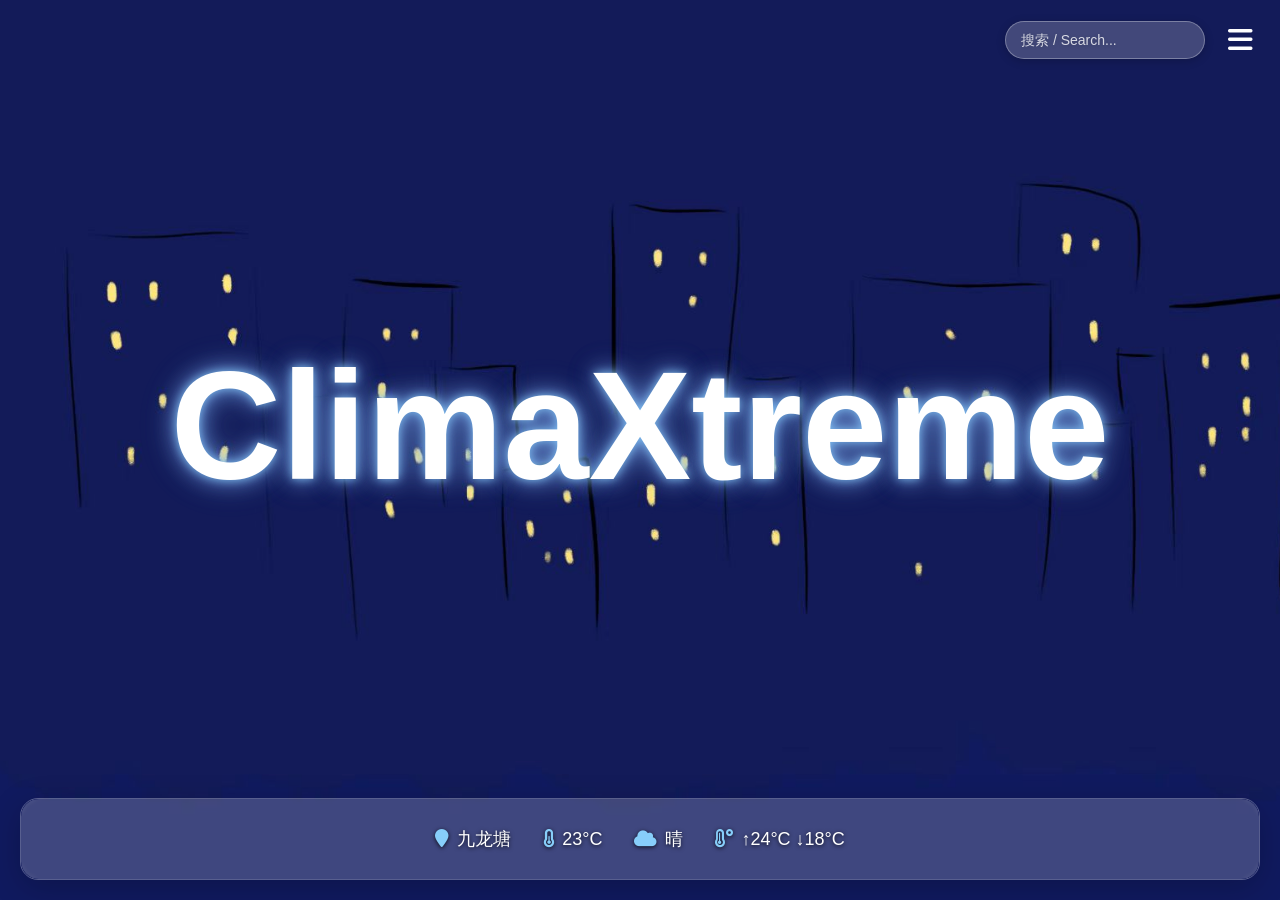
<file: Home/home.html>
<!DOCTYPE html>
<html lang="zh-CN">
<head>
  <meta charset="UTF-8">
  <meta name="viewport" content="width=device-width, initial-scale=1.0">
  <title>ClimaXtreme | Home</title>
  <link rel="stylesheet" href="https://cdnjs.cloudflare.com/ajax/libs/font-awesome/6.4.0/css/all.min.css">
  <link rel="stylesheet" href="home_style.css">
  
  <!-- 顶栏：搜索栏 + 导航标 -->
  <header>
    <div class="top-bar">
      <div class="search-container">
        <input type="text" class="search-input" placeholder="搜索 / Search...">
      </div>
      <button class="menu-btn"><i class="fa-solid fa-bars"></i></button>
    </div>
  </header>

  <!-- 侧边：导航栏 -->
  <div class="sidebar">
    <a href="../Info/Info.html"><i class="fa-solid fa-newspaper"></i>资讯 / Info（无内容）</a>
    <a href="../Data/data.html"><i class="fa-solid fa-chart-line"></i>数据 / Data（无内容）</a>
    <a href="../Method/method.html"><i class="fa-solid fa-shield"></i>措施 / Method（点击跳转）</a>
  </div>

  <!-- 遮罩层 -->
  <div class="cover"></div>

  <!-- 网站名称（重要！！！） -->
  <main>
    <h1 class="title">ClimaXtreme</h1>
  </main>

  <!-- 底栏：天气信息 -->
  <footer>
    <div class="weather-info">
      <div class="weather-item">
        <i class="fa-solid fa-map-marker"></i>
        <span id="location">正在获取位置...</span>
      </div>
      <div class="weather-item">
        <i class="fa-solid fa-thermometer-half"></i>
        <span id="temp">--</span>
      </div>
      <div class="weather-item">
        <i class="fa-solid fa-cloud"></i>
        <span id="condition">--</span>
      </div>
      <div class="weather-item">
        <i class="fa-solid fa-temperature-high"></i>
        <span id="high-low">↑-- ↓--</span>
      </div>
    </div>
  </footer>

  <script src="home_js.js"></script>
</body>
</html>
</file>
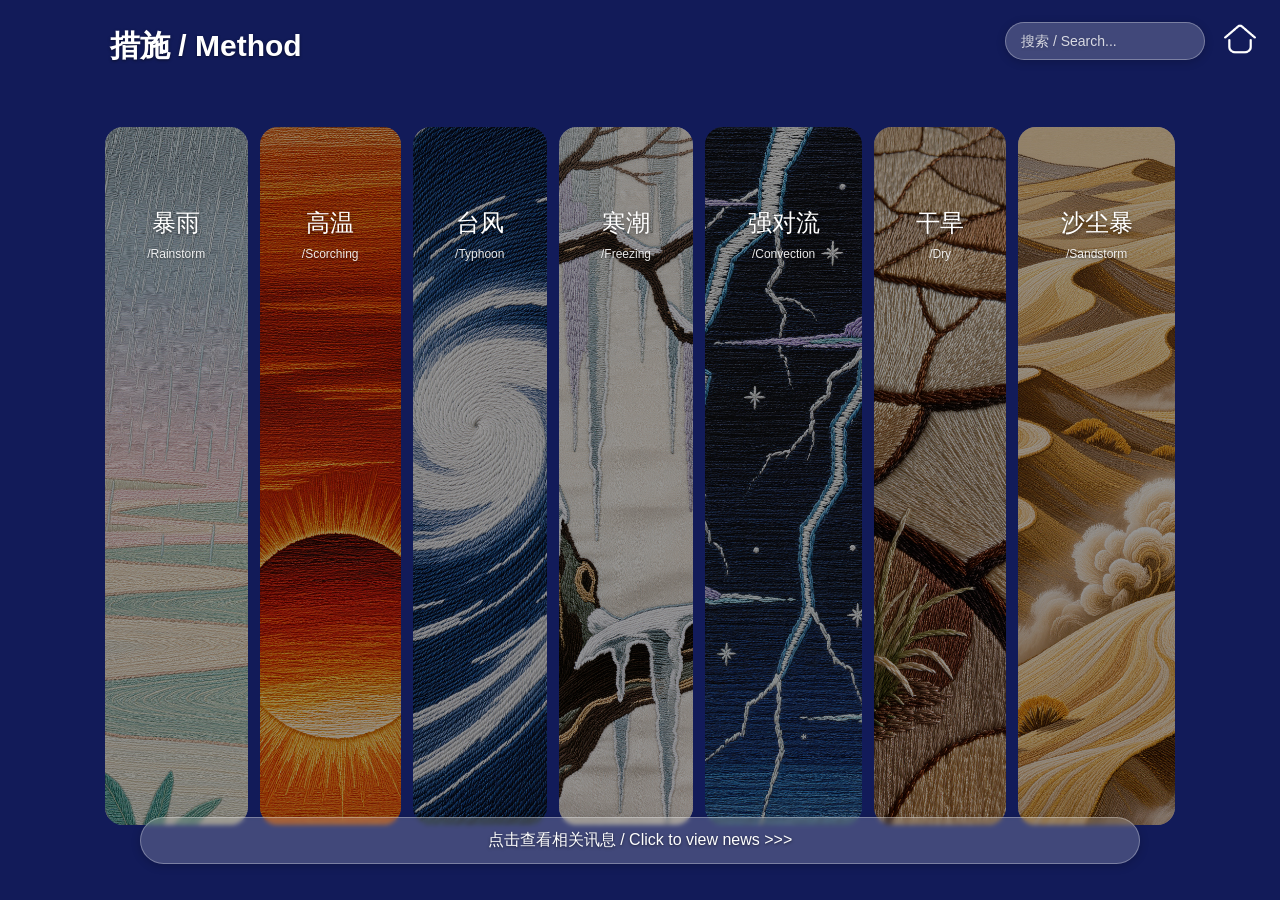
<file: Method/method.html>
<!DOCTYPE html>
<html lang="zh-CN">
<head>
  <meta charset="UTF-8">
  <meta name="viewport" content="width=device-width, initial-scale=1.0">
  <title>ClimaXtreme | Method</title>
  <link rel="stylesheet" href="method_CSS.css">
</head>
<body>
  <div class="container">
    <!-- 顶栏：搜索栏 + 返回首页 -->
    <header>
      <div class="top-bar">
        <p class="content-title">措施 / Method</p>
        <div class="search-container">
        <input type="text" class="search-input" placeholder="搜索 / Search...">
        </div>        
        <a href="../Home/home.html" class="home-link">
          <img src="../BackHome.jpg" alt="主页图标" class="home-icon">
        </a>
      </div>
    </header>

    <!-- 并排竖条标签区 -->
    <div class="weather-tags">
      <div class="tag-item" data-bg="1.png" data-type="rain">
        <p>暴雨</p>
        <small>/Rainstorm</small>
      </div>
      <div class="tag-item" data-bg="2.png" data-type="temp">
        <p>高温</p>
        <small>/Scorching</small>
      </div>
      <div class="tag-item" data-bg="3-1.png" data-type="typhoon">
        <p>台风</p>
        <small>/Typhoon</small>
      </div>
      <div class="tag-item" data-bg="4.png" data-type="freezing">
        <p>寒潮</p>
        <small>/Freezing</small>
      </div>
      <div class="tag-item" data-bg="5.png" data-type="convection">
        <p>强对流</p>
        <small>/Convection</small>
      </div>
      <div class="tag-item" data-bg="6.png" data-type="dry">
        <p>干旱</p>
        <small>/Dry</small>
      </div>
      <div class="tag-item" data-bg="7.png" data-type="sandstorm">
        <p>沙尘暴</p>
        <small>/Sandstorm</small>
      </div>
    </div>

    <!-- 内容展开栏 -->
    <div class="text">
      <div class="text-title">
        <div class="title-bg"></div>
      </div>
      <ul class="method-list">
        <!-- JS 动态填充措施内容 -->
      </ul>
    </div>
  </div>

  <!-- 链接放在container外，作为独立固定元素 -->
  <a href="../Info/Info.html" class="detail-link">点击查看相关讯息 / Click to view news  >>></a>

  <script src="method_js.js"></script>
</body>
</html>
</file>
<file: Home/home_style.css>
* {
  margin: 0;
  padding: 0;
  box-sizing: border-box;
}

body {
  font-family: "Microsoft Yahei", sans-serif; /* 字体再挑挑 */
  src: url('安景臣毛笔行书.TTF');
  background-image: url('HomeBackground.jpg');
  background-size: cover; /* 让背景图片覆盖整个屏幕 */
  background-position: center; /* 背景图片居中 */
  background-attachment: fixed; /* 固定背景，内容滚动时背景不动 */
  color: #fff;
  display: flex;
  flex-direction: column;
  align-items: center;
  justify-content: space-between;
  padding: 20px;
  min-height: 100vh;
}

/* 侧边导航栏样式 - 修改为圆角方形卡片 */
.sidebar {
  position: fixed;
  top: 70px; /* 调整到菜单按钮下方 */
  right: 28px; /* 靠右显示 */
  width: 250px; /* 小卡片宽度 */
  background-color: rgba(255, 255, 255, 0.2); /* 降低不透明度以便看到磨砂效果 */
  backdrop-filter: blur(2px); /* 磨砂玻璃效果 - 模糊程度 */
  -webkit-backdrop-filter: blur(2px); /* Safari 浏览器兼容 */
  border-radius: 18px; /* 圆角 */
  box-shadow: 0 5px 15px rgba(48, 104, 188, 0.3);
  z-index: 1000;
  padding: 15px 0; /* 内部间距 */
  transform: scale(0); /* 初始状态：缩放为0（隐藏） */
  transform-origin: top right; /* 扩散原点：右上角（菜单按钮位置） */
  transition: transform 0.3s cubic-bezier(0.34, 1.56, 0.64, 1); /* 扩散动画曲线 */
  border: 0.5px solid rgba(255, 255, 255, 0.2); /* 细边框磨砂效果 */
}

/* 激活状态：扩散显示 */
.sidebar.active {
  transform: scale(1); /* 缩放为1（显示） */
  opacity: 10; /* 完全不透明 */
}

/* 导航链接样式调整 */
.sidebar a {
  display: block;
  color: #fff;
  
  text-decoration: none;
  text-shadow: 0 1px 4px rgba(0, 0, 0, 0.8);
  padding: 12px 20px; /* 减小内边距适应小卡片 */
  font-family: "SimHei", "黑体", sans-serif;
  transition: all 0.2s ease;
}

.sidebar a:hover {
  padding-left: 35px;
}

.sidebar a i {
  margin-right: 10px;
  width: 20px;
  text-align: center;
}

/* 顶部栏样式 */
header {
  width: 100%;
  display: flex;
  align-items: center;
  margin-bottom: 15px;
  position: relative;
}

.top-bar {
  display: flex;
  gap: 15px; /* 搜索栏和菜单按钮的间距 */
  width: 100%;
  justify-content: flex-end; /* 整体靠右对齐 */
  align-items: center;
}

.search-container {
  max-width: 200px; /* 调整搜索框最大宽度 */
}

.search-input {
  width: 100%;
  padding: 10px 15px;
  border: none;
  border-radius: 20px;
  font-size: 14px;
  text-shadow: 0 1px 4px rgba(0, 0, 0, 0.2);
  outline: none;
  background-color: rgba(255, 255, 255, 0.2); /* 半透明bg */
  backdrop-filter: blur(2px); /* 磨砂玻璃效果 */
  -webkit-backdrop-filter: blur(2px); /* Safari 兼容 */
  box-shadow: 0 2px 10px rgba(0, 0, 0, 0.2);
  color: #fff; /* 确保文字颜色与背景对比 */
  border: 0.5px solid rgba(255, 255, 255, 0.3); /* 添加细边框增强效果 */
}

/* 为搜索框添加占位符样式，使其在磨砂背景下更清晰 */
.search-input::placeholder {
  color: rgba(255, 255, 255, 0.8);
}

.menu-btn {
  background: transparent; /* 恢复透明背景 */
  border: none; /*去掉边框 */
  color: #fff;
  font-size: 28px;
  cursor: pointer;
  z-index: 1001;
  width: 40px;
  height: 40px;
  display: flex;
  align-items: center;
  justify-content: center;
  border-radius: 50%;
  transition: transform 0.3s ease; /*  hover 缩放动画 */
  /* 移除磨砂玻璃效果 */
  backdrop-filter: none;
  -webkit-backdrop-filter: none;
}

.menu-btn:hover {
  transform: scale(1.2);
}

/* 主体标题样式 */
main {
  flex: 1;
  display: flex;
  align-items: center;
  justify-content: center;
  width: 100%;
  padding: 20px 0;
  font-size: 200px;
}

.title {
  font-size: 200px; /* 响应式字体大小，随屏幕宽度变化 */
  font-weight: bold;
  text-align: left;
  
  /* 浅蓝色光晕效果（可修改rgba颜色值调整） */
  text-shadow: 
    0 0 10px rgba(135, 206, 250, 0.8), 
    0 0 20px rgba(131, 175, 255, 0.6), 
    0 0 30px rgba(135, 187, 250, 0.4),
    0 0 40px rgba(135, 206, 250, 0.2);
  transition: all 0.3s ease;
}

.title:hover {
  text-shadow: 
    0 0 15px rgba(160, 212, 255, 0.9), 
    0 0 30px rgba(118, 203, 255, 0.7), 
    0 0 45px rgba(80, 156, 255, 0.642),
    0 0 60px rgba(119, 119, 119, 0.511);
}

/* 底部天气信息样式 */
footer {
  width: 100%;
  text-align: center;
  font-family: "SimHei", "黑体", sans-serif;
  padding: 18px;
  font-size: 18px;
  border-radius: 18px;
  margin-top: 20px;
  color: #fff;
  text-shadow: 0 1px 4px rgba(0, 0, 0, 0.8);
  position: relative;
  overflow: hidden;
  z-index: 1;
  min-height: 60px;
  /* 增加轻微边框增强玻璃质感 */
  border: 0.5px solid rgba(255, 255, 255, 0.3);
  /* 轻微阴影增强层次感 */
  box-shadow: 0 8px 32px rgba(0, 0, 0, 0.2);
}

footer::before {
  content: "";
  position: absolute;
  top: 0;
  left: 0;
  width: 100%;
  height: 100%;
  /* 降低背景透明度，增强磨砂感 */
  background-color: rgba(255, 255, 255, 0.2);
  border-radius: 18px;
  /* 增加模糊半径，增强玻璃效果 */
  backdrop-filter: blur(2px);
  box-shadow: 0 2px 10px rgba(0, 0, 0, 0.2);
  -webkit-backdrop-filter: blur(2px); /* 兼容Safari */
  z-index: -1;
}

.weather-info {
  display: flex;
  flex-wrap: wrap;
  justify-content: center;
  align-items: center;
  gap: 30px;
  position: relative;
  z-index: 2;
}

.weather-item {
  display: flex;
  align-items: center;
  padding: 10px 1px;
}

.weather-item i {
  margin-right: 8px;
  color: #87CEFA;
}

/* 响应式：小屏幕下调整布局 */
@media (max-width: 1200px) {
  .title {
    font-size: 12vw; /* 小屏幕下标题更大 */
  }
  
  .weather-info {
    flex-direction: column; /* 天气信息垂直排列 */
    align-items: center;
    gap: 10px;
  }
  
  .search-container {
    max-width: none;
  }
}

@media (min-width: 1200px) {
  .title {
    font-size: 12vw;
  }
}
</file>
<file: Method/method_CSS.css>
* {
  margin: 0;
  padding: 0;
  box-sizing: border-box;
}

/* ALL 样式 */
body {
  font-family: "Microsoft Yahei", sans-serif;
  color: #ffffff;
  background-color: #121b59;
  display: flex;
  flex-direction: column;
  align-items: center;
  justify-content: space-between;
  width: 100%;
  box-sizing: border-box;
  padding: 20px;
  min-height: 100vh;
}

/* 顶部栏样式 */
header {
  width: 100%;
  display: flex;
  align-items: center;
  margin-bottom: 0;  /* 取消原有15px margin，由weather-tags的margin-top控制间距 */
  position: relative;
}

.top-bar .content-title { /* .top-bar 的子元素，权重更高 */
  margin: 0;
  transform: translateY(6px);
  padding-left: 90px;
  font-size: 30px;
  font-family: "Microsoft Yahei", sans-serif; 
  font-weight: 600;  /* 字体！！！ */
  src: url('安景臣毛笔行书.TTF');
  /* !important 排除覆盖，确保显示的色彩 */
  color: #fff !important; 
  text-shadow: 0 1px 3px rgba(0, 0, 0, 0.5);
  /* 推走搜索栏 */
  margin-right: auto !important; 
}

.top-bar {
  display: flex;
  gap: 15px; /* 搜索栏和图标的间距 */
  width: 100%; /* 顶栏撑满屏幕 */
  justify-content: flex-end; /* 不影响标题，仅控制右侧元素默认靠右 */
  align-items: center; /* 所有元素垂直居中，避免标题上下偏移 */
}

.content-title {
  margin: 0; /* 清除默认段落边距 */
  padding-left: 10px; /* 左侧留一点空隙 */
  font-size: 18px;
  font-family: "Microsoft Yahei", sans-serif;
  color: #fff;
  text-shadow: 0 1px 3px rgba(0, 0, 0, 0.5);
  margin-right: auto; /* 自动填充标题右侧空间，把搜索栏+图标“推到”右边 */
}

.container {
  width: 100%; /* 撑满屏幕宽度 */
  display: flex; /* 与body的flex方向一致，让header正常排列 */
  flex-direction: column; /* 和body一致，确保顶栏垂直排列 */
}

.search-container {
  max-width: 200px;
}

.search-input {
  width: 100%;
  padding: 10px 15px;
  border: none;
  border-radius: 20px;
  font-size: 14px;
  text-shadow: 0 1px 4px rgba(0, 0, 0, 0.2);
  outline: none;
  background-color: rgba(255, 255, 255, 0.2); /* 半透明bg */
  backdrop-filter: blur(2px); /* 磨砂玻璃效果 */
  -webkit-backdrop-filter: blur(2px); /* Safari 兼容 */
  box-shadow: 0 2px 10px rgba(0, 0, 0, 0.2);
  color: #fff; /* 确保文字颜色与背景对比 */
  border: 0.5px solid rgba(255, 255, 255, 0.3); /* 添加细边框增强效果 */
}

/* 为搜索框添加占位符样式，使其在磨砂背景下更清晰 */
.search-input::placeholder {
  color: rgba(255, 255, 255, 0.8);
}

.home-link {
  display: inline-block;
}

.home-icon {
  width: 40px;
  height: 36px;
  transform: scale(0.8); /* 缩小到原尺寸的 90% */
  transition: transform 0.3s ease; /*  hover 缩放动画 */
}

.home-icon:hover {
  transform: scale(1.03);
}

.content-search input {
  padding: 6px 12px;
  border: none;
  border-radius: 12px;
  background-color: rgba(255, 255, 255, 0.2); /* 半透明搜索框 */
  color: #fff;
  outline: none;
}


/* 并排竖条标签 */
.weather-tags {
  display: flex;
  gap: 12px; /* 标签间最小间距 */
  padding: 0 85px; /* 左右边距 = 标题左侧边距 */
  width: 100%;
  max-width: 100%; /* 取消宽度限制，撑满屏幕 */
  margin: 66px auto 40px; /* 上距页眉，下距底边 */
  z-index: 10;
  position: relative;
  box-sizing: border-box; /* 确保padding不撑大宽度 */
  justify-content: space-between; /* 标签均匀分布 */
}


/* 标签弹性适配，平分容器宽度 */
.tag-item {
  flex: 1 1 auto; 
  min-width: 80px; 
  height: 698px; 
  border-radius: 18px;
  padding: 80px 10px;
  color: white;
  text-align: center;
  background-size: cover;
  background-position: center;
  cursor: pointer;
  transition: transform 0.3s ease, box-shadow 0.3s ease;
  position: relative;
  overflow: hidden;
}

.tag-item.hidden {
  display: none;
}

.tag-item.active.moved {
  /* fixed 与遮罩层对齐 */
  min-width: auto !important; /* 取消最小宽度限制 */
  height: auto !important; /* 取消固定高度，用 top/bottom 控制 */
  position: fixed !important; /* 与遮罩层一致的 fixed 定位 */

  padding: 0 !important; /* 清除内边距，下层仅作背景，不需要 padding） */
  color: transparent !important; /* 彻底隐藏文字，问AI说比 font-size:0 行 */
  z-index: 90; /* 确保在遮罩层（z-index:100）下方 */
  border: none !important; /* 清除边框，避免缝隙 */
  box-shadow: none; /* 清除阴影，避免视觉错位 */
}

.tag-item.active.moved p,
.tag-item.active.moved small {
  display: none !important; /* 直接隐藏文字元素 */
}

.tag-item::before {
  content: "";
  position: absolute;
  top: 0;
  left: 0;
  width: 100%;
  height: 100%;
  background-color: rgba(0, 0, 0, 0.4);
  border-radius: 10px;
  z-index: 1;
}

.tag-item p, .tag-item small {
  position: relative;
  z-index: 2;
}

.tag-item p {
  font-size: 24px;
  margin-bottom: 5px;
  text-shadow: 0 2px 4px rgba(0, 0, 0, 0.5);
}

.tag-item small {
  font-size: 12px;
  opacity: 0.9;
  text-shadow: 0 1px 2px rgba(0, 0, 0, 0.5);
}

.tag-item:hover {
  transform: translateY(-5px);
  box-shadow: 0 10px 20px rgba(0, 0, 0, 0.2);
}

.tag-item.active {
  transform: scale(1.05);
}

/* text遮罩层 */
.text {
  position: fixed;
  left: 50%;
  transform: translateX(-50%); /* 水平居中基准 */
  right: auto;
  width: 90%; /* 宽度基准：与下层保持一致 */
  max-width: 1000px; /* 最大宽度基准：与下层保持一致 */
  margin: 0;
  z-index: 100; /* 确保在上层 */
  background-color: rgba(0, 0, 0, 0.2);
  backdrop-filter: blur(2px);
  -webkit-backdrop-filter: blur(2px);
  border: 0.5px solid rgba(134, 134, 134, 0);
  border-radius: 18px !important; /* 圆角基准：与下层保持一致 */
  box-shadow: 0 2px 10px rgba(0, 0, 0, 0.2);
  display: flex;
  flex-direction: column;
  justify-content: center;
  align-items: flex-start;
  padding: 40px 30px; /* 内边距基准：后续断点统一调整 */
  opacity: 0;
  visibility: hidden;
  transition: opacity 0.4s ease, visibility 0.4s ease;
  min-height: auto !important;
  height: auto !important;
  overflow: auto !important;
  box-sizing: border-box !important; /* 确保 padding 不影响宽度 */
}


.text.active {
  opacity: 1;
  visibility: visible;
}


/* 措施列表 */
.method-list {
  width: 100%;
  max-width: 100%;
  padding-left: 20px !important;
  margin: 0 0 30px !important;
  display: block !important;
  position: relative;
  z-index: 101;
  color: #fff !important;
  font-size: 20px;
  line-height: 2.2;
  word-wrap: break-word !important;
  word-break: normal !important;
  white-space: normal !important;
  text-shadow: 0 1px 3px rgba(0, 0, 0, 0.5);
  visibility: inherit !important;
  opacity: inherit !important;
}

.method-list li {
  transform: translateY(50px);
  opacity: 0;
  list-style-position: inside !important;
  margin-bottom: 15px;
  padding-left: 10px;
  max-width: 100%;
  word-wrap: break-word;
  transition: opacity 0.3s ease, transform 0.3s ease;
}

.text.active .method-list li {
  transform: translateY(0);
  opacity: 1;
}

/* 底部链接 */
.detail-link {
  position: fixed;
  bottom: 36px;
  left: 50%;
  transform: translateX(-50%);
  z-index: 50;
  width: 90%;
  max-width: 1000px;
  background-color: rgba(255, 255, 255, 0.2);
  backdrop-filter: blur(2px);
  -webkit-backdrop-filter: blur(2px);
  border: 0.5px solid rgba(255, 255, 255, 0.3);
  border-radius: 1000px;
  box-shadow: 0 2px 10px rgba(0, 0, 0, 0.2);
  display: block;
  text-align: center;
  color: #fff !important;
  text-decoration: none;
  font-weight: 500;
  font-size: 16px;
  padding: 12px 20px;
  text-shadow: 0 1px 3px rgba(0, 0, 0, 0.5);
  transition: all 0.3s ease;
}

.detail-link:hover {
  color: #f0f0f0 !important;
  background-color: rgba(255, 255, 255, 0.25);
  transform: translateX(-50%) translateY(-2px);
}

/* 响应式小屏幕 */
@media (max-width: 768px) {
  .weather-tags {
    flex-wrap: wrap;
    padding: 0 16px;
    margin: 40px auto 32px;
  }
  
  .tag-item {
    min-width: 100px;
    height: 320px;
  }
  
  .text {
    top: 100px;
    bottom: 100px;
    padding: 30px 20px;
  }
  
  .tag-item.active.moved {
    top: 118px !important;
    bottom: 118px !important;
    width: 88% !important;
    max-width: none !important;
    border-radius: 18px !important;
  }
  
  .method-list {
    font-size: 16px;
    line-height: 3;
  }
  
  .top-bar .content-title {
    padding-left: 20px;
    font-size: 24px;
  }
  
  .search-container {
    max-width: 120px;
  }
}

 /* 中屏 */
@media (min-width: 769px) and (max-width: 1199px) {
  .weather-tags {
    padding: 0 40px; /* 左右边距比小屏宽、比大屏窄，适配中屏 */
    margin: 60px auto 40px; /* 上下间距过渡 */
    gap: 8px; /* 标签间距缩小，避免挤压 */
  }
  
  .text {
    top: 120px !important; /* 垂直位置：介于小屏（100px）和大屏（160px）之间 */
    bottom: 110px !important; 
    width: 92% !important; /* 宽度比大屏宽一点（92%），适配中屏视野 */
    max-width: 800px !important; /* 最大宽度比大屏小（800px），避免超出中屏 */
    padding: 35px 30px !important; /* 内边距过渡 */
    border-radius: 18px !important;
  }
  
  .tag-item.active.moved {
    top: 120px !important; /* 与遮罩层 top 一致 */
    bottom: 110px !important; /* 与遮罩层 bottom 一致 */
    left: 50% !important;
    transform: translateX(-50%) !important;
    width: 92% !important; /* 与遮罩层宽度一致 */
    max-width: 800px !important; /* 与遮罩层最大宽度一致 */
    border-radius: 18px !important;
    background-size: cover !important; /* 确保背景填充完整 */
  }
  
  .method-list {
    font-size: 16px;
    line-height: 2.3; /* 行高过渡，避免内容溢出 */
    padding-left: 25px !important; /* 内边距适配遮罩层 */
  }
  
  .top-bar .content-title {
    padding-left: 40px; /* 左边距过渡（小屏20px → 中屏40px → 大屏85px） */
    font-size: 28px; /* 字体大小过渡 */
  }
}

  /* 大屏 */
@media (min-width: 1200px) {
  .text {
    top: 160px; /* 垂直顶部偏移：与下层完全一致 */
    bottom: 130px; /* 垂直底部偏移：与下层完全一致 */
    padding: 40px 50px; /* 内边距固定，确保内容不溢出 */
    width: 90%;
    max-width: 1000px;
    border-radius: 18px;
  }
  
  /* 2. 下层 active.moved 标签参数与遮罩层完全匹配 */
  .tag-item.active.moved {
    top: 160px; /* 与遮罩层 top 一致 */
    bottom: 130px; /* 与遮罩层 bottom 一致 */
    left: 50%; /* 与遮罩层 left 一致 */
    transform: translateX(-50%); /* 与遮罩层水平居中一致 */
    width: 90%; /* 与遮罩层宽度一致 */
    max-width: 1000px; /* 与遮罩层最大宽度一致 */
    border-radius: 18px; /* 与遮罩层圆角一致 */
    /* 背景确保填充完整 */
    background-size: cover;
    background-position: center;
  }
  
  /* 3. 措施列表适配（确保内容在遮罩层内） */
  .method-list {
    font-size: 16px;
    line-height: 2.5; /* 调整行高，避免内容溢出 */
    padding-left: 30px; /* 与遮罩层内边距匹配 */
  }
  
  /* 4. 标签基础样式（非激活态）适配大屏 */
  .tag-item {
    height: 698px; /* 保持原大屏高度 */
  }
}
</file>
